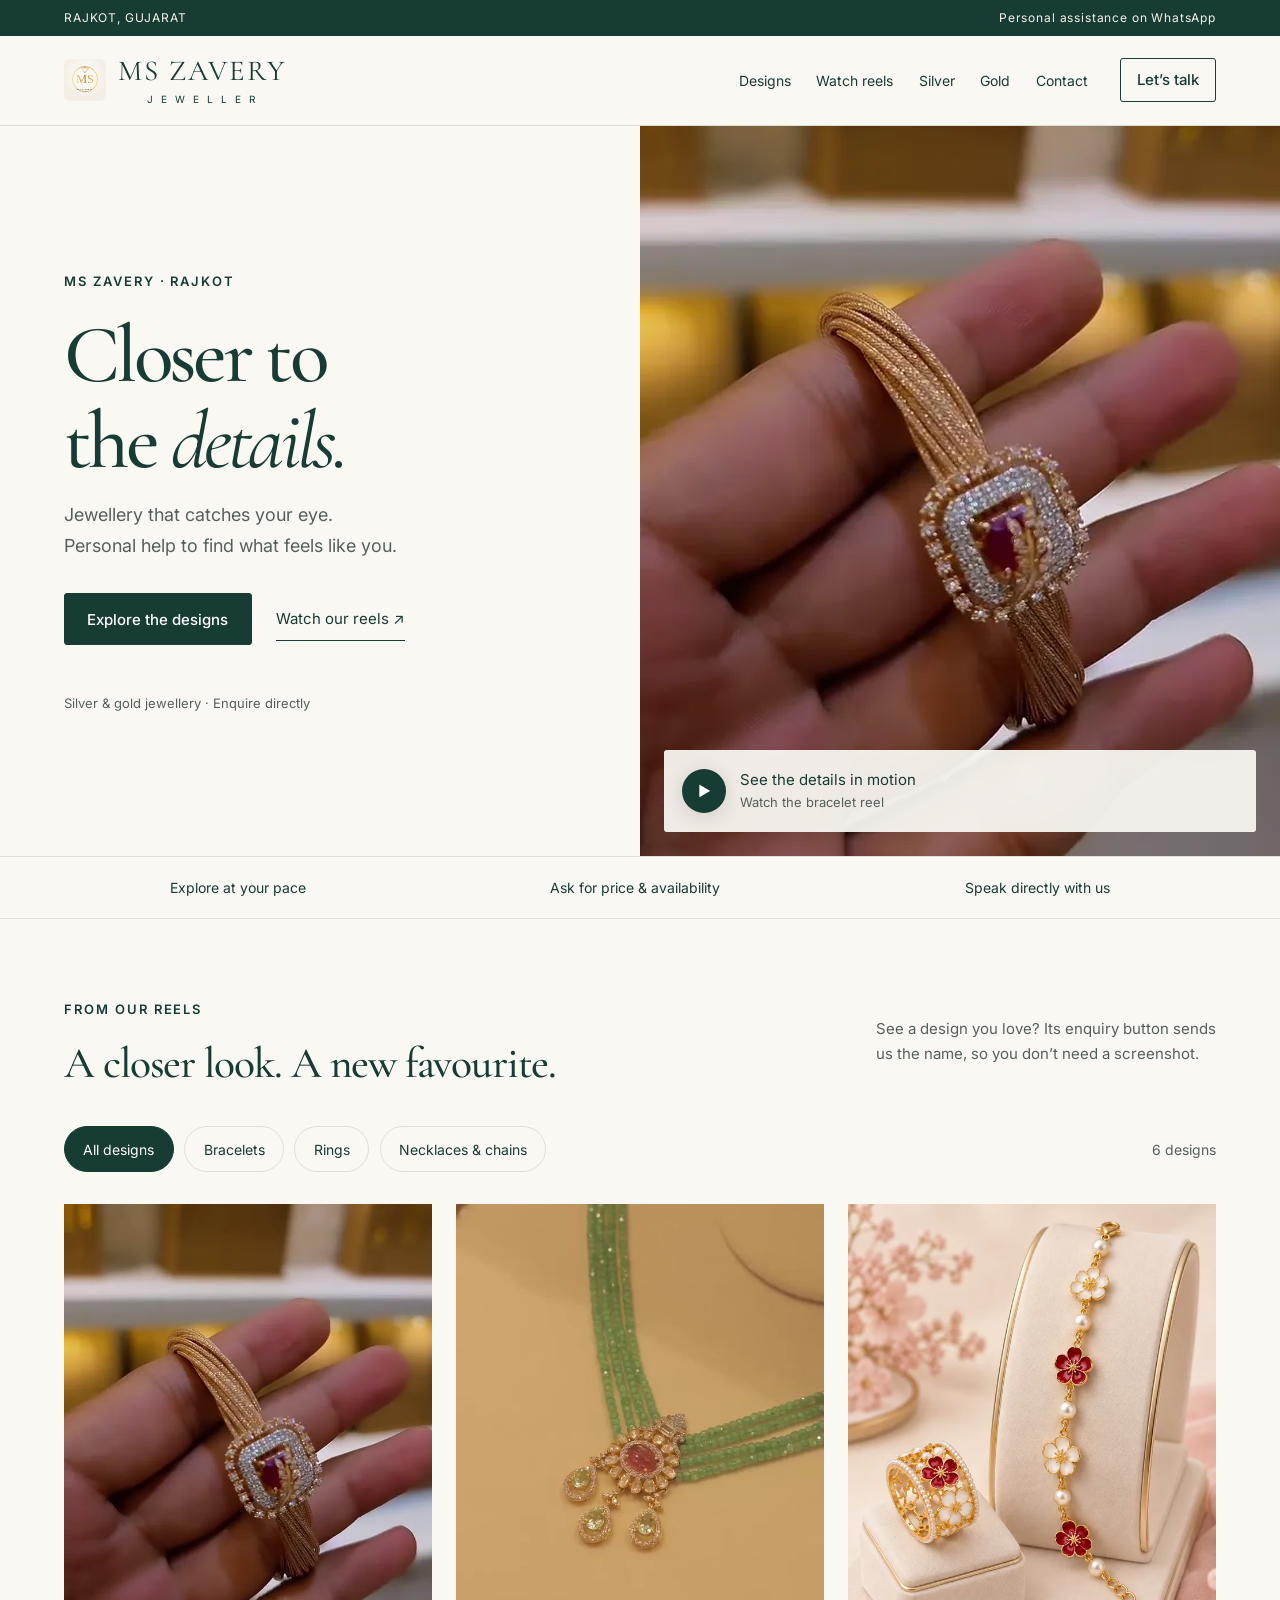
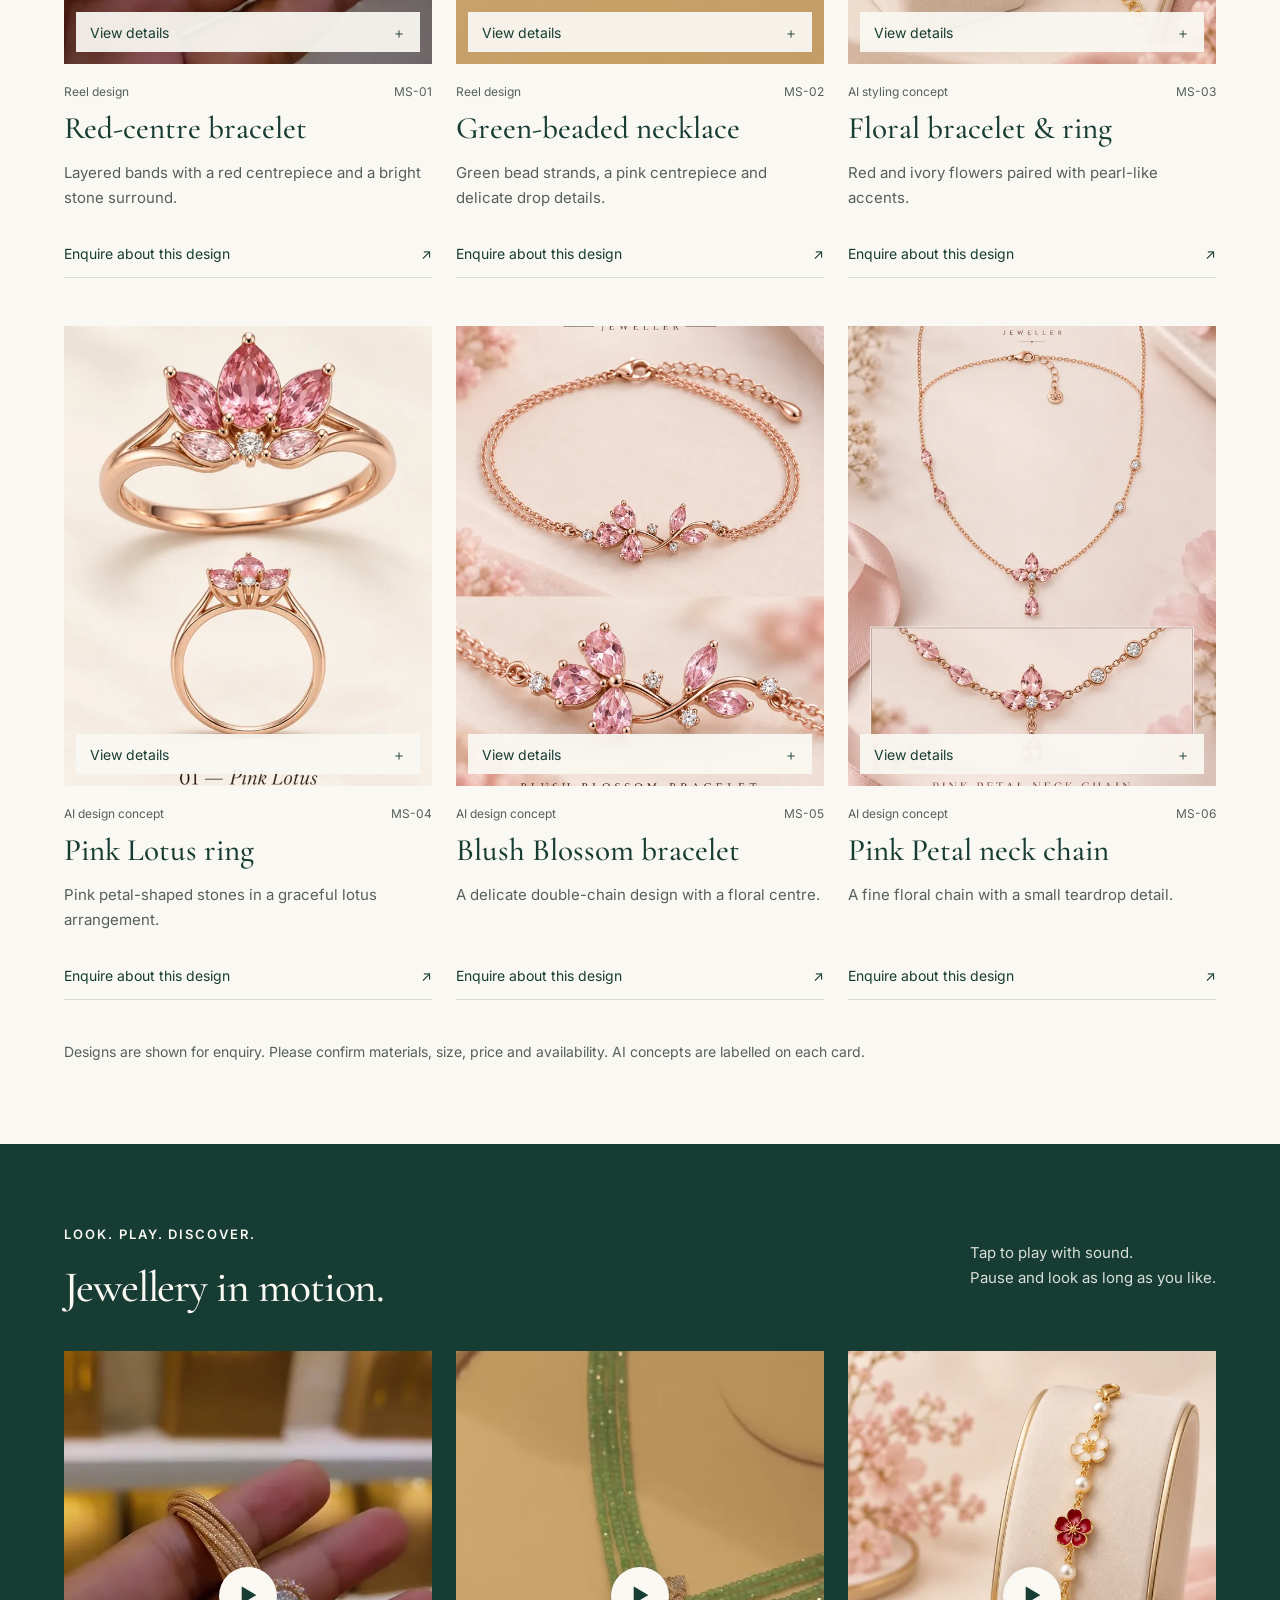
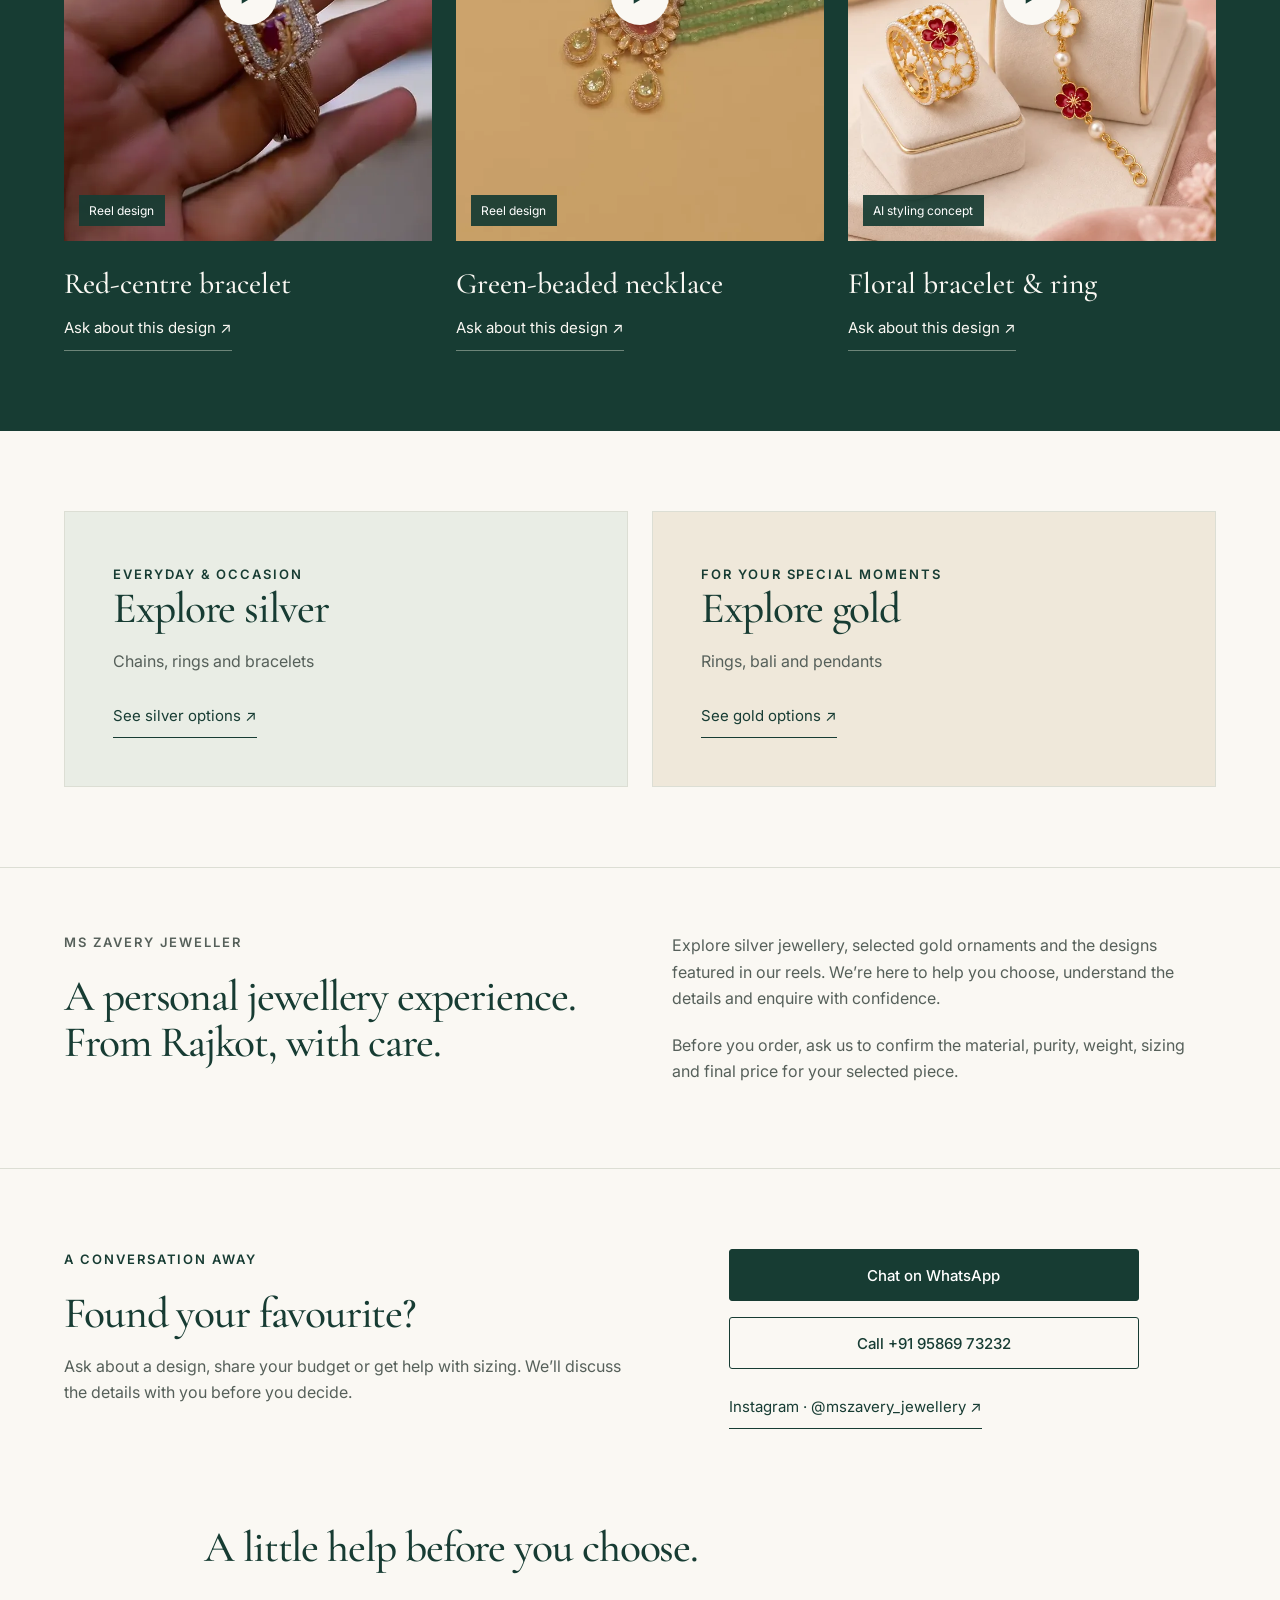
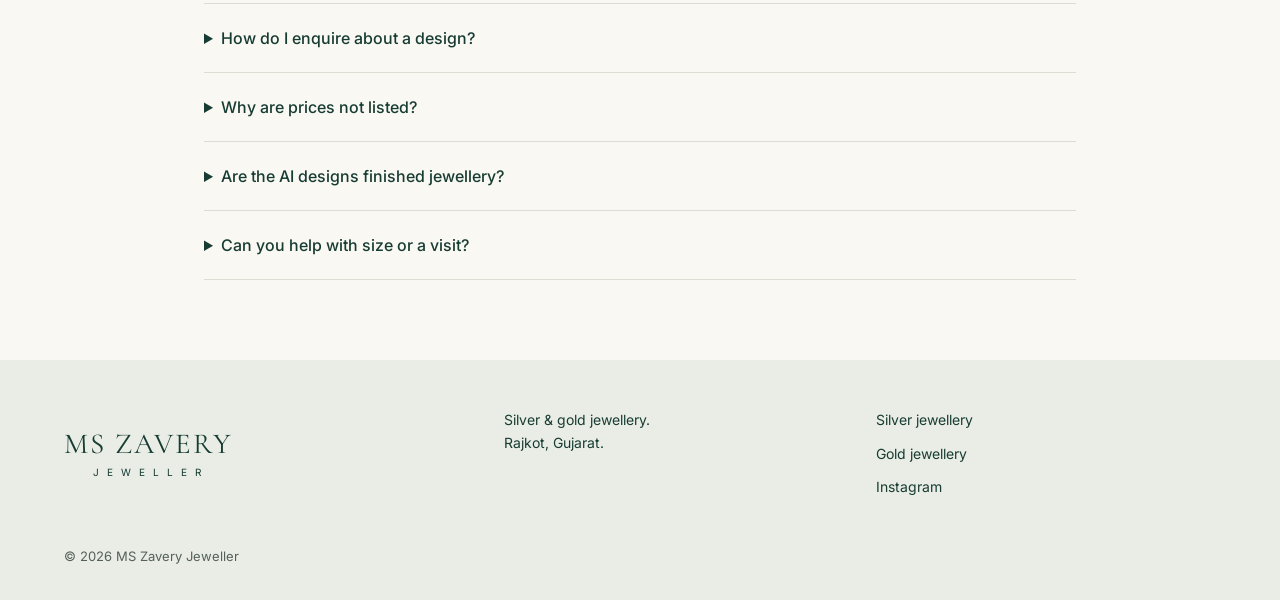
<file: index.html>
<!doctype html>
<html lang="en-IN">
<head>
<meta charset="utf-8">
<meta name="viewport" content="width=device-width, initial-scale=1">
<meta name="theme-color" content="#123f37">
<meta name="google-site-verification" content="ATFsX9Qr1z6tpPAz4fFEyKQVvbW4jJWoSVt4qF70G7Y" />
<title>MS Zavery Jeweller Rajkot | Silver & Gold Jewellery</title>
<meta name="description" content="MS Zavery Jeweller in Rajkot offers premium silver jewellery and selected gold designs. Explore styles and WhatsApp us for current price and availability.">
<meta name="robots" content="index,follow,max-image-preview:large,max-snippet:-1,max-video-preview:-1">
<link rel="canonical" href="https://a3607440-cmyk.github.io/ms-zavery/">
<link rel="icon" href="assets/emblem.svg" type="image/svg+xml">
<meta property="og:type" content="website">
<meta property="og:site_name" content="MS Zavery Jeweller">
<meta property="og:title" content="MS Zavery Jeweller Rajkot | Silver & Gold Jewellery">
<meta property="og:description" content="Explore premium silver jewellery and selected gold ornaments from MS Zavery Jeweller, Rajkot. WhatsApp for current designs, price and availability.">
<meta property="og:url" content="https://a3607440-cmyk.github.io/ms-zavery/">
<meta property="og:locale" content="en_IN">
<meta name="twitter:card" content="summary">
<meta name="twitter:title" content="MS Zavery Jeweller Rajkot">
<meta name="twitter:description" content="Premium silver and selected gold jewellery from Rajkot, Gujarat. Contact MS Zavery Jeweller on WhatsApp for designs and current pricing.">
<link rel="preconnect" href="https://fonts.googleapis.com">
<link rel="preconnect" href="https://fonts.gstatic.com" crossorigin>
<link href="https://fonts.googleapis.com/css2?family=Cormorant+Garamond:wght@500;600;700&family=Inter:wght@400;500;600;700&display=swap" rel="stylesheet">
<link rel="stylesheet" href="styles.css?v=20260909">

<script type="application/ld+json">
{
  "@context":"https://schema.org",
  "@graph":[
    {
      "@type":"JewelryStore",
      "@id":"https://a3607440-cmyk.github.io/ms-zavery/#business",
      "name":"MS Zavery Jeweller",
      "alternateName":"MS Zavery Jewellery",
      "url":"https://a3607440-cmyk.github.io/ms-zavery/",
      "telephone":"+91-95869-73232",
      "description":"MS Zavery Jeweller is a Rajkot-based jewellery brand showcasing silver jewellery and selected gold ornaments.",
      "address":{"@type":"PostalAddress","addressLocality":"Rajkot","addressRegion":"Gujarat","addressCountry":"IN"},
      "areaServed":{"@type":"City","name":"Rajkot"},
      "sameAs":["https://www.instagram.com/mszavery_jewellery"]
    },
    {
      "@type":"WebSite",
      "@id":"https://a3607440-cmyk.github.io/ms-zavery/#website",
      "url":"https://a3607440-cmyk.github.io/ms-zavery/",
      "name":"MS Zavery Jeweller",
      "alternateName":"MS Zavery Jewellery",
      "publisher":{"@id":"https://a3607440-cmyk.github.io/ms-zavery/#business"},
      "inLanguage":"en-IN"
    }
  ]
}
</script>
</head>
<body><a class="skip" href="#main">Skip to jewellery</a><div class="announcement">RAJKOT, GUJARAT <span>Personal assistance on WhatsApp</span></div><header class="site-header"><a class="brand" href="index.html" aria-label="MS Zavery Jeweller home"><img src="assets/emblem.svg" alt="" width="42" height="42"><span>MS ZAVERY<small>J E W E L L E R</small></span></a><button class="menu-toggle" aria-controls="navigation" aria-expanded="false">Menu <span aria-hidden="true">☰</span></button><nav id="navigation" aria-label="Main navigation"><a href="index.html#designs">Designs</a><a href="index.html#reels">Watch reels</a><a href="silver.html">Silver</a><a href="gold.html">Gold</a><a href="index.html#contact">Contact</a></nav><a class="button header-enquiry" href="https://wa.me/919586973232?text=Hello%20MS%20Zavery%20Jeweller%2C%20I%20would%20like%20help%20choosing%20jewellery." target="_blank" rel="noopener">Let’s talk</a></header><main id="main"><section class="hero"><div class="hero-copy"><p class="eyebrow">MS ZAVERY · RAJKOT</p><h1>Closer to<br>the <em>details.</em></h1><p class="intro">Jewellery that catches your eye.<br>Personal help to find what feels like you.</p><div class="hero-actions"><a class="button primary" href="#designs">Explore the designs</a><a class="text-link" href="#reels">Watch our reels ↗</a></div><p class="hero-note">Silver &amp; gold jewellery · Enquire directly</p></div><div class="hero-media"><img src="assets/designs/bracelet.webp" alt="Close-up of a bracelet with layered bands and a red centrepiece" width="640" height="1034" fetchpriority="high"><button class="hero-play" data-reel="MS-01"><span class="play small" aria-hidden="true">▶</span><span>See the details in motion<small>Watch the bracelet reel</small></span></button></div></section><div class="service-strip"><span>Explore at your pace</span><span>Ask for price &amp; availability</span><span>Speak directly with us</span></div><section class="section" id="designs"><div class="section-heading"><div><p class="eyebrow">FROM OUR REELS</p><h2>A closer look. A new favourite.</h2></div><p>See a design you love? Its enquiry button sends us the name, so you don’t need a screenshot.</p></div><div class="filter-row"><div class="filters" aria-label="Filter jewellery"><button class="active" data-filter="all" aria-pressed="true">All designs</button><button data-filter="bracelets" aria-pressed="false">Bracelets</button><button data-filter="rings" aria-pressed="false">Rings</button><button data-filter="necklaces" aria-pressed="false">Necklaces &amp; chains</button></div><span id="result-count" role="status" aria-live="polite">6 designs</span></div><div class="design-grid"><article class="design-card" id="MS-01" data-category="bracelets"><button class="design-image" data-design="MS-01" aria-label="View Red-centre bracelet details"><img src="assets/designs/bracelet.webp" alt="Red-centre bracelet — Reel design" loading="lazy" width="640" height="960"><span class="image-action">View details <span aria-hidden="true">＋</span></span></button><div class="card-meta"><span>Reel design</span><span>MS-01</span></div><h3>Red-centre bracelet</h3><p>Layered bands with a red centrepiece and a bright stone surround.</p><a class="enquire" href="https://wa.me/919586973232?text=Hello%20MS%20Zavery%20Jeweller%2C%20I%20like%20Red-centre%20bracelet%20%28MS-01%29.%20Please%20share%20availability%2C%20material%2C%20size%20and%20current%20price.%20Design%3A%20https%3A//a3607440-cmyk.github.io/ms-zavery/index.html%23MS-01" target="_blank" rel="noopener" aria-label="Enquire about Red-centre bracelet">Enquire about this design <span aria-hidden="true">↗</span></a></article><article class="design-card" id="MS-02" data-category="necklaces"><button class="design-image" data-design="MS-02" aria-label="View Green-beaded necklace details"><img src="assets/designs/necklace.webp" alt="Green-beaded necklace — Reel design" loading="lazy" width="640" height="960"><span class="image-action">View details <span aria-hidden="true">＋</span></span></button><div class="card-meta"><span>Reel design</span><span>MS-02</span></div><h3>Green-beaded necklace</h3><p>Green bead strands, a pink centrepiece and delicate drop details.</p><a class="enquire" href="https://wa.me/919586973232?text=Hello%20MS%20Zavery%20Jeweller%2C%20I%20like%20Green-beaded%20necklace%20%28MS-02%29.%20Please%20share%20availability%2C%20material%2C%20size%20and%20current%20price.%20Design%3A%20https%3A//a3607440-cmyk.github.io/ms-zavery/index.html%23MS-02" target="_blank" rel="noopener" aria-label="Enquire about Green-beaded necklace">Enquire about this design <span aria-hidden="true">↗</span></a></article><article class="design-card" id="MS-03" data-category="bracelets rings"><button class="design-image" data-design="MS-03" aria-label="View Floral bracelet & ring details"><img src="assets/designs/floral-set.webp" alt="Floral bracelet & ring — AI styling concept" loading="lazy" width="640" height="960"><span class="image-action">View details <span aria-hidden="true">＋</span></span></button><div class="card-meta"><span>AI styling concept</span><span>MS-03</span></div><h3>Floral bracelet & ring</h3><p>Red and ivory flowers paired with pearl-like accents.</p><a class="enquire" href="https://wa.me/919586973232?text=Hello%20MS%20Zavery%20Jeweller%2C%20I%20like%20Floral%20bracelet%20%26%20ring%20%28MS-03%29.%20Please%20share%20availability%2C%20material%2C%20size%20and%20current%20price.%20Design%3A%20https%3A//a3607440-cmyk.github.io/ms-zavery/index.html%23MS-03" target="_blank" rel="noopener" aria-label="Enquire about Floral bracelet & ring">Enquire about this design <span aria-hidden="true">↗</span></a></article><article class="design-card" id="MS-04" data-category="rings"><button class="design-image" data-design="MS-04" aria-label="View Pink Lotus ring details"><img src="assets/designs/pink-lotus.webp" alt="Pink Lotus ring — AI design concept" loading="lazy" width="640" height="960"><span class="image-action">View details <span aria-hidden="true">＋</span></span></button><div class="card-meta"><span>AI design concept</span><span>MS-04</span></div><h3>Pink Lotus ring</h3><p>Pink petal-shaped stones in a graceful lotus arrangement.</p><a class="enquire" href="https://wa.me/919586973232?text=Hello%20MS%20Zavery%20Jeweller%2C%20I%20like%20Pink%20Lotus%20ring%20%28MS-04%29.%20Please%20share%20availability%2C%20material%2C%20size%20and%20current%20price.%20Design%3A%20https%3A//a3607440-cmyk.github.io/ms-zavery/index.html%23MS-04" target="_blank" rel="noopener" aria-label="Enquire about Pink Lotus ring">Enquire about this design <span aria-hidden="true">↗</span></a></article><article class="design-card" id="MS-05" data-category="bracelets"><button class="design-image" data-design="MS-05" aria-label="View Blush Blossom bracelet details"><img src="assets/designs/blush-bracelet.webp" alt="Blush Blossom bracelet — AI design concept" loading="lazy" width="640" height="960"><span class="image-action">View details <span aria-hidden="true">＋</span></span></button><div class="card-meta"><span>AI design concept</span><span>MS-05</span></div><h3>Blush Blossom bracelet</h3><p>A delicate double-chain design with a floral centre.</p><a class="enquire" href="https://wa.me/919586973232?text=Hello%20MS%20Zavery%20Jeweller%2C%20I%20like%20Blush%20Blossom%20bracelet%20%28MS-05%29.%20Please%20share%20availability%2C%20material%2C%20size%20and%20current%20price.%20Design%3A%20https%3A//a3607440-cmyk.github.io/ms-zavery/index.html%23MS-05" target="_blank" rel="noopener" aria-label="Enquire about Blush Blossom bracelet">Enquire about this design <span aria-hidden="true">↗</span></a></article><article class="design-card" id="MS-06" data-category="necklaces"><button class="design-image" data-design="MS-06" aria-label="View Pink Petal neck chain details"><img src="assets/designs/petal-chain.webp" alt="Pink Petal neck chain — AI design concept" loading="lazy" width="640" height="960"><span class="image-action">View details <span aria-hidden="true">＋</span></span></button><div class="card-meta"><span>AI design concept</span><span>MS-06</span></div><h3>Pink Petal neck chain</h3><p>A fine floral chain with a small teardrop detail.</p><a class="enquire" href="https://wa.me/919586973232?text=Hello%20MS%20Zavery%20Jeweller%2C%20I%20like%20Pink%20Petal%20neck%20chain%20%28MS-06%29.%20Please%20share%20availability%2C%20material%2C%20size%20and%20current%20price.%20Design%3A%20https%3A//a3607440-cmyk.github.io/ms-zavery/index.html%23MS-06" target="_blank" rel="noopener" aria-label="Enquire about Pink Petal neck chain">Enquire about this design <span aria-hidden="true">↗</span></a></article></div><p class="collection-note">Designs are shown for enquiry. Please confirm materials, size, price and availability. AI concepts are labelled on each card.</p></section><section class="reels-section" id="reels"><div class="section-heading"><div><p class="eyebrow">LOOK. PLAY. DISCOVER.</p><h2>Jewellery in motion.</h2></div><p>Tap to play with sound.<br>Pause and look as long as you like.</p></div><div class="reel-grid"><article class="reel-card"><button data-reel="MS-01" class="reel-cover" aria-label="Play Red-centre bracelet reel"><img src="assets/designs/bracelet.webp" alt="Red-centre bracelet" width="640" height="960" loading="lazy"><span class="play" aria-hidden="true">▶</span><span class="reel-label">Reel design</span></button><h3>Red-centre bracelet</h3><a class="text-link" href="https://wa.me/919586973232?text=Hello%20MS%20Zavery%20Jeweller%2C%20I%20like%20Red-centre%20bracelet%20%28MS-01%29.%20Please%20share%20availability%2C%20material%2C%20size%20and%20current%20price.%20Design%3A%20https%3A//a3607440-cmyk.github.io/ms-zavery/index.html%23MS-01" target="_blank" rel="noopener">Ask about this design ↗</a></article><article class="reel-card"><button data-reel="MS-02" class="reel-cover" aria-label="Play Green-beaded necklace reel"><img src="assets/designs/necklace.webp" alt="Green-beaded necklace" width="640" height="960" loading="lazy"><span class="play" aria-hidden="true">▶</span><span class="reel-label">Reel design</span></button><h3>Green-beaded necklace</h3><a class="text-link" href="https://wa.me/919586973232?text=Hello%20MS%20Zavery%20Jeweller%2C%20I%20like%20Green-beaded%20necklace%20%28MS-02%29.%20Please%20share%20availability%2C%20material%2C%20size%20and%20current%20price.%20Design%3A%20https%3A//a3607440-cmyk.github.io/ms-zavery/index.html%23MS-02" target="_blank" rel="noopener">Ask about this design ↗</a></article><article class="reel-card"><button data-reel="MS-03" class="reel-cover" aria-label="Play Floral bracelet & ring reel"><img src="assets/designs/floral-set.webp" alt="Floral bracelet & ring" width="640" height="960" loading="lazy"><span class="play" aria-hidden="true">▶</span><span class="reel-label">AI styling concept</span></button><h3>Floral bracelet & ring</h3><a class="text-link" href="https://wa.me/919586973232?text=Hello%20MS%20Zavery%20Jeweller%2C%20I%20like%20Floral%20bracelet%20%26%20ring%20%28MS-03%29.%20Please%20share%20availability%2C%20material%2C%20size%20and%20current%20price.%20Design%3A%20https%3A//a3607440-cmyk.github.io/ms-zavery/index.html%23MS-03" target="_blank" rel="noopener">Ask about this design ↗</a></article></div></section><section class="section collections" aria-label="Silver and gold collections"><a id="silver" href="silver.html"><span class="eyebrow">EVERYDAY &amp; OCCASION</span><h2>Explore silver</h2><p>Chains, rings and bracelets</p><span class="text-link">See silver options ↗</span></a><a id="gold" href="gold.html"><span class="eyebrow">FOR YOUR SPECIAL MOMENTS</span><h2>Explore gold</h2><p>Rings, bali and pendants</p><span class="text-link">See gold options ↗</span></a></section><section class="about-section" id="about"><div><p class="eyebrow">MS ZAVERY JEWELLER</p><h2>A personal jewellery experience.<br>From Rajkot, with care.</h2></div><div><p>Explore silver jewellery, selected gold ornaments and the designs featured in our reels. We’re here to help you choose, understand the details and enquire with confidence.</p><p>Before you order, ask us to confirm the material, purity, weight, sizing and final price for your selected piece.</p></div></section><section class="contact-section" id="contact"><div><p class="eyebrow">A CONVERSATION AWAY</p><h2>Found your favourite?</h2><p>Ask about a design, share your budget or get help with sizing. We’ll discuss the details with you before you decide.</p></div><div class="contact-actions"><a class="button primary" href="https://wa.me/919586973232?text=Hello%20MS%20Zavery%20Jeweller%2C%20Please%20help%20me%20choose%20a%20design%20for%20my%20budget." target="_blank" rel="noopener">Chat on WhatsApp</a><a class="button secondary" href="tel:+919586973232">Call +91 95869 73232</a><a class="text-link" href="https://www.instagram.com/mszavery_jewellery" target="_blank" rel="noopener">Instagram · @mszavery_jewellery ↗</a></div></section><section class="section questions"><h2>A little help before you choose.</h2><details><summary>How do I enquire about a design?</summary><p>Tap “Enquire about this design”. WhatsApp opens with its name already included. Add your questions and send the message when you’re ready.</p></details><details><summary>Why are prices not listed?</summary><p>The price depends on the material, weight, stones, size and current rate. Ask us for the full price and availability of the exact design you like.</p></details><details><summary>Are the AI designs finished jewellery?</summary><p>AI design concepts and styling previews are inspiration visuals. They are labelled separately. Ask us to confirm what can be made or supplied, along with the final details.</p></details><details><summary>Can you help with size or a visit?</summary><p>Call or WhatsApp us to discuss ring or bracelet sizing. Please confirm the address and a suitable time directly with us before travelling.</p></details></section></main><dialog id="design-dialog" aria-labelledby="dialog-title"><div class="dialog-layout"><div class="dialog-media"><img id="detail-image" alt=""><video id="detail-video" controls playsinline preload="none" hidden></video><p id="video-error" hidden>This video could not load. <a id="video-download">Open the reel directly</a> or enquire below.</p></div><div class="dialog-copy"><button class="dialog-close" aria-label="Close design details">Close ✕</button><p id="dialog-kind" class="eyebrow"></p><h2 id="dialog-title"></h2><p id="dialog-description"></p><p id="dialog-note" class="note"></p><a id="dialog-enquire" class="button primary" target="_blank" rel="noopener">Enquire on WhatsApp</a><button id="dialog-watch" class="button secondary">Watch the reel</button><p class="small-copy">Your message is only sent when you send it in WhatsApp.</p></div></div></dialog><script id="design-data" type="application/json">[{"id": "MS-01", "name": "Red-centre bracelet", "cat": "bracelets", "image": "bracelet", "kind": "Reel design", "desc": "Layered bands with a red centrepiece and a bright stone surround.", "video": "bracelet", "note": "Confirm metal, stones, size, current price and availability with us.", "enquiry": "https://wa.me/919586973232?text=Hello%20MS%20Zavery%20Jeweller%2C%20I%20like%20Red-centre%20bracelet%20%28MS-01%29.%20Please%20share%20availability%2C%20material%2C%20size%20and%20current%20price.%20Design%3A%20https%3A//a3607440-cmyk.github.io/ms-zavery/index.html%23MS-01"}, {"id": "MS-02", "name": "Green-beaded necklace", "cat": "necklaces", "image": "necklace", "kind": "Reel design", "desc": "Green bead strands, a pink centrepiece and delicate drop details.", "video": "necklace", "note": "Confirm metal, stones, weight, current price and availability with us.", "enquiry": "https://wa.me/919586973232?text=Hello%20MS%20Zavery%20Jeweller%2C%20I%20like%20Green-beaded%20necklace%20%28MS-02%29.%20Please%20share%20availability%2C%20material%2C%20size%20and%20current%20price.%20Design%3A%20https%3A//a3607440-cmyk.github.io/ms-zavery/index.html%23MS-02"}, {"id": "MS-03", "name": "Floral bracelet & ring", "cat": "bracelets rings", "image": "floral-set", "kind": "AI styling concept", "desc": "Red and ivory flowers paired with pearl-like accents.", "video": "floral-set", "note": "AI-generated design and styling preview. Final construction, materials and availability need confirmation.", "enquiry": "https://wa.me/919586973232?text=Hello%20MS%20Zavery%20Jeweller%2C%20I%20like%20Floral%20bracelet%20%26%20ring%20%28MS-03%29.%20Please%20share%20availability%2C%20material%2C%20size%20and%20current%20price.%20Design%3A%20https%3A//a3607440-cmyk.github.io/ms-zavery/index.html%23MS-03"}, {"id": "MS-04", "name": "Pink Lotus ring", "cat": "rings", "image": "pink-lotus", "kind": "AI design concept", "desc": "Pink petal-shaped stones in a graceful lotus arrangement.", "note": "AI-generated design concept, not a photograph of a finished item. Ask us about feasibility, materials and price.", "enquiry": "https://wa.me/919586973232?text=Hello%20MS%20Zavery%20Jeweller%2C%20I%20like%20Pink%20Lotus%20ring%20%28MS-04%29.%20Please%20share%20availability%2C%20material%2C%20size%20and%20current%20price.%20Design%3A%20https%3A//a3607440-cmyk.github.io/ms-zavery/index.html%23MS-04"}, {"id": "MS-05", "name": "Blush Blossom bracelet", "cat": "bracelets", "image": "blush-bracelet", "kind": "AI design concept", "desc": "A delicate double-chain design with a floral centre.", "note": "AI-generated design concept. Ask us about feasibility, materials, wrist sizing and price.", "enquiry": "https://wa.me/919586973232?text=Hello%20MS%20Zavery%20Jeweller%2C%20I%20like%20Blush%20Blossom%20bracelet%20%28MS-05%29.%20Please%20share%20availability%2C%20material%2C%20size%20and%20current%20price.%20Design%3A%20https%3A//a3607440-cmyk.github.io/ms-zavery/index.html%23MS-05"}, {"id": "MS-06", "name": "Pink Petal neck chain", "cat": "necklaces", "image": "petal-chain", "kind": "AI design concept", "desc": "A fine floral chain with a small teardrop detail.", "note": "AI-generated design concept. Ask us about feasibility, materials, length and price.", "enquiry": "https://wa.me/919586973232?text=Hello%20MS%20Zavery%20Jeweller%2C%20I%20like%20Pink%20Petal%20neck%20chain%20%28MS-06%29.%20Please%20share%20availability%2C%20material%2C%20size%20and%20current%20price.%20Design%3A%20https%3A//a3607440-cmyk.github.io/ms-zavery/index.html%23MS-06"}]</script><footer><a class="brand" href="index.html"><span>MS ZAVERY<small>J E W E L L E R</small></span></a><p>Silver &amp; gold jewellery.<br>Rajkot, Gujarat.</p><div><a href="silver.html">Silver jewellery</a><a href="gold.html">Gold jewellery</a><a href="https://www.instagram.com/mszavery_jewellery" target="_blank" rel="noopener">Instagram</a></div><p class="copyright">© <span id="year">2026</span> MS Zavery Jeweller</p></footer><div class="mobile-contact" aria-label="Contact MS Zavery"><a href="tel:+919586973232">Call us</a><a class="mobile-whatsapp" href="https://wa.me/919586973232?text=Hello%20MS%20Zavery%20Jeweller%2C%20I%20would%20like%20to%20enquire%20about%20jewellery." target="_blank" rel="noopener">Chat on WhatsApp</a></div><script src="script.js?v=20260909" defer></script></body></html>
</file>
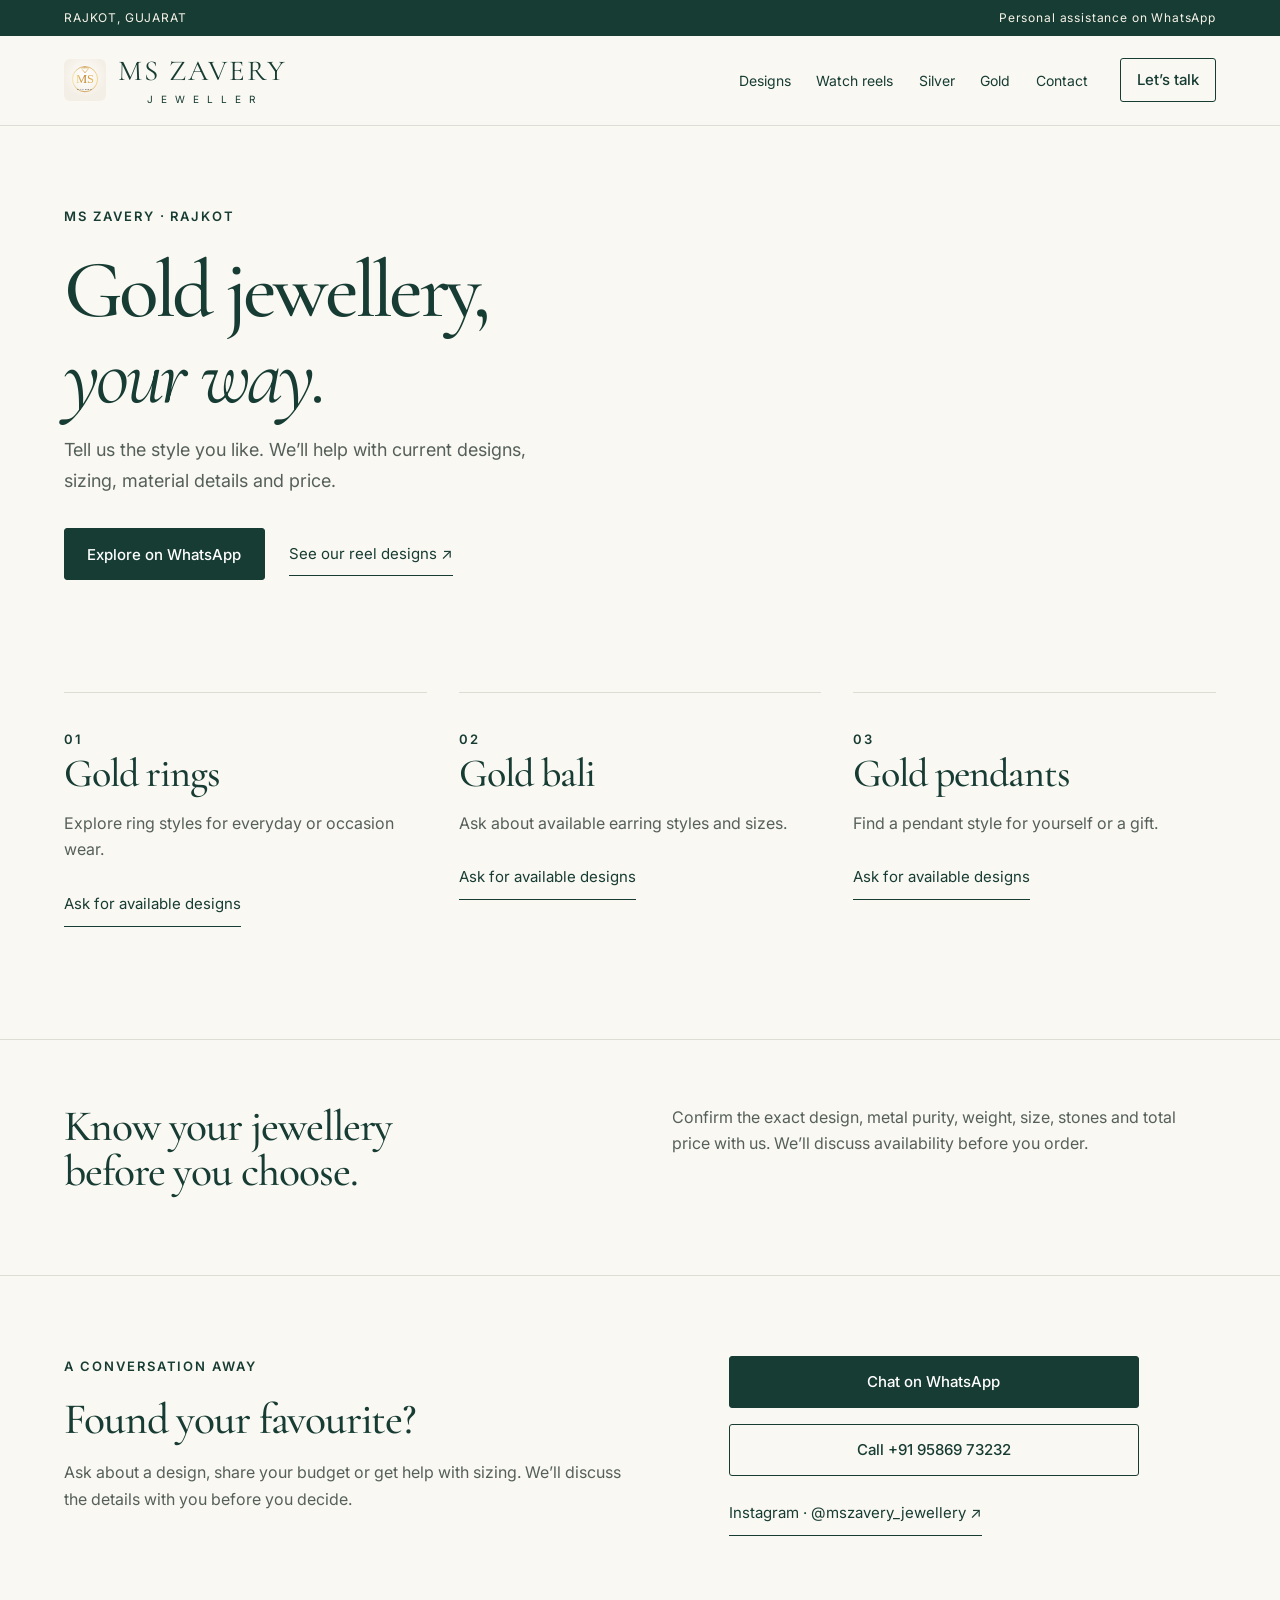
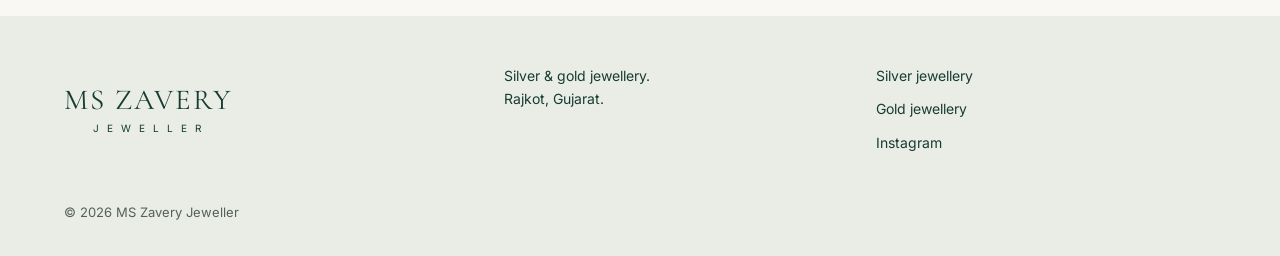
<file: gold.html>
<!doctype html>
<html lang="en-IN">
<head>
<meta charset="utf-8">
<meta name="viewport" content="width=device-width, initial-scale=1">
<meta name="theme-color" content="#123f37">
<title>Gold Jewellery in Rajkot | MS Zavery Jeweller</title>
<meta name="description" content="Explore selected gold rings, bali and pendants from MS Zavery Jeweller in Rajkot. WhatsApp us for current designs, weight and price.">
<meta name="robots" content="index,follow,max-image-preview:large,max-snippet:-1,max-video-preview:-1">
<link rel="canonical" href="https://a3607440-cmyk.github.io/ms-zavery/gold.html">
<link rel="icon" href="assets/emblem.svg" type="image/svg+xml">
<meta property="og:type" content="website">
<meta property="og:site_name" content="MS Zavery Jeweller">
<meta property="og:title" content="Gold Jewellery in Rajkot | MS Zavery Jeweller">
<meta property="og:description" content="Explore selected gold rings, bali and pendants from MS Zavery Jeweller in Rajkot.">
<meta property="og:url" content="https://a3607440-cmyk.github.io/ms-zavery/gold.html">
<link rel="preconnect" href="https://fonts.googleapis.com">
<link rel="preconnect" href="https://fonts.gstatic.com" crossorigin>
<link href="https://fonts.googleapis.com/css2?family=Cormorant+Garamond:wght@500;600;700&family=Inter:wght@400;500;600;700&display=swap" rel="stylesheet">
<link rel="stylesheet" href="styles.css?v=20260909">

<script type="application/ld+json">{"@context":"https://schema.org","@type":"CollectionPage","name":"Gold Jewellery in Rajkot","url":"https://a3607440-cmyk.github.io/ms-zavery/gold.html","isPartOf":{"@type":"WebSite","name":"MS Zavery Jeweller","url":"https://a3607440-cmyk.github.io/ms-zavery/"},"about":{"@type":"Thing","name":"Gold Jewellery"}}</script>
</head>
<body><a class="skip" href="#main">Skip to jewellery</a><div class="announcement">RAJKOT, GUJARAT <span>Personal assistance on WhatsApp</span></div><header class="site-header"><a class="brand" href="index.html" aria-label="MS Zavery Jeweller home"><img src="assets/emblem.svg" alt="" width="42" height="42"><span>MS ZAVERY<small>J E W E L L E R</small></span></a><button class="menu-toggle" aria-controls="navigation" aria-expanded="false">Menu <span aria-hidden="true">☰</span></button><nav id="navigation" aria-label="Main navigation"><a href="index.html#designs">Designs</a><a href="index.html#reels">Watch reels</a><a href="silver.html">Silver</a><a href="gold.html">Gold</a><a href="index.html#contact">Contact</a></nav><a class="button header-enquiry" href="https://wa.me/919586973232?text=Hello%20MS%20Zavery%20Jeweller%2C%20I%20would%20like%20help%20choosing%20jewellery." target="_blank" rel="noopener">Let’s talk</a></header><main id="main"><section class="category-intro"><p class="eyebrow">MS ZAVERY · RAJKOT</p><h1>Gold jewellery,<br><em>your way.</em></h1><p class="intro">Tell us the style you like. We’ll help with current designs, sizing, material details and price.</p><div class="hero-actions"><a class="button primary" href="https://wa.me/919586973232?text=Hello%20MS%20Zavery%20Jeweller%2C%20Please%20share%20your%20current%20gold%20jewellery%20collection." target="_blank" rel="noopener">Explore on WhatsApp</a><a class="text-link" href="index.html#designs">See our reel designs ↗</a></div></section><section class="section category-grid" aria-label="Gold jewellery categories"><article><span class="eyebrow">01</span><h2>Gold rings</h2><p>Explore ring styles for everyday or occasion wear.</p><a class="text-link" href="https://wa.me/919586973232?text=Hello%20MS%20Zavery%20Jeweller%2C%20Please%20show%20me%20available%20gold%20rings%2C%20with%20material%20details%2C%20weight%20and%20price." target="_blank" rel="noopener">Ask for available designs</a></article><article><span class="eyebrow">02</span><h2>Gold bali</h2><p>Ask about available earring styles and sizes.</p><a class="text-link" href="https://wa.me/919586973232?text=Hello%20MS%20Zavery%20Jeweller%2C%20Please%20show%20me%20available%20gold%20bali%2C%20with%20material%20details%2C%20weight%20and%20price." target="_blank" rel="noopener">Ask for available designs</a></article><article><span class="eyebrow">03</span><h2>Gold pendants</h2><p>Find a pendant style for yourself or a gift.</p><a class="text-link" href="https://wa.me/919586973232?text=Hello%20MS%20Zavery%20Jeweller%2C%20Please%20show%20me%20available%20gold%20pendants%2C%20with%20material%20details%2C%20weight%20and%20price." target="_blank" rel="noopener">Ask for available designs</a></article></section><section class="about-section"><h2>Know your jewellery<br>before you choose.</h2><p>Confirm the exact design, metal purity, weight, size, stones and total price with us. We’ll discuss availability before you order.</p></section><section class="contact-section" id="contact"><div><p class="eyebrow">A CONVERSATION AWAY</p><h2>Found your favourite?</h2><p>Ask about a design, share your budget or get help with sizing. We’ll discuss the details with you before you decide.</p></div><div class="contact-actions"><a class="button primary" href="https://wa.me/919586973232?text=Hello%20MS%20Zavery%20Jeweller%2C%20Please%20help%20me%20choose%20a%20design%20for%20my%20budget." target="_blank" rel="noopener">Chat on WhatsApp</a><a class="button secondary" href="tel:+919586973232">Call +91 95869 73232</a><a class="text-link" href="https://www.instagram.com/mszavery_jewellery" target="_blank" rel="noopener">Instagram · @mszavery_jewellery ↗</a></div></section></main><footer><a class="brand" href="index.html"><span>MS ZAVERY<small>J E W E L L E R</small></span></a><p>Silver &amp; gold jewellery.<br>Rajkot, Gujarat.</p><div><a href="silver.html">Silver jewellery</a><a href="gold.html">Gold jewellery</a><a href="https://www.instagram.com/mszavery_jewellery" target="_blank" rel="noopener">Instagram</a></div><p class="copyright">© <span id="year">2026</span> MS Zavery Jeweller</p></footer><div class="mobile-contact" aria-label="Contact MS Zavery"><a href="tel:+919586973232">Call us</a><a class="mobile-whatsapp" href="https://wa.me/919586973232?text=Hello%20MS%20Zavery%20Jeweller%2C%20I%20would%20like%20to%20enquire%20about%20jewellery." target="_blank" rel="noopener">Chat on WhatsApp</a></div><script src="script.js?v=20260909" defer></script></body></html>
</file>
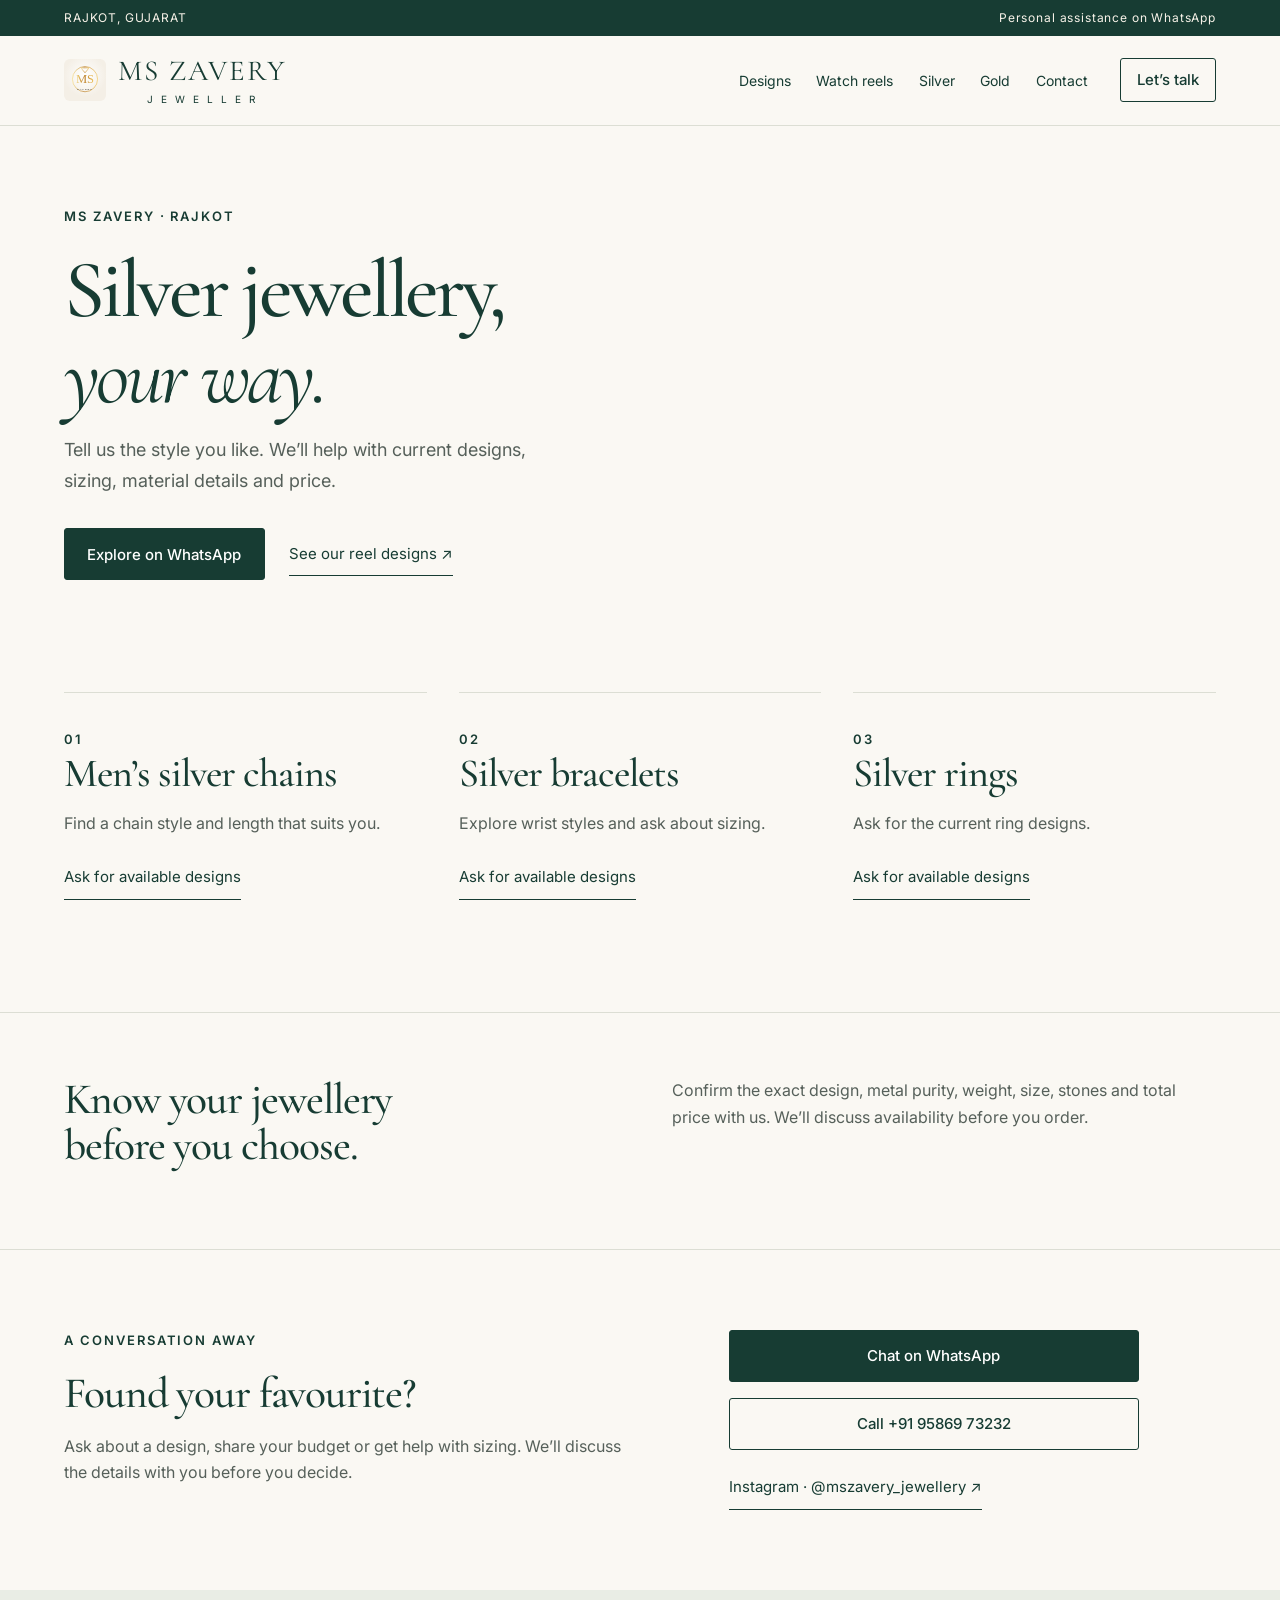
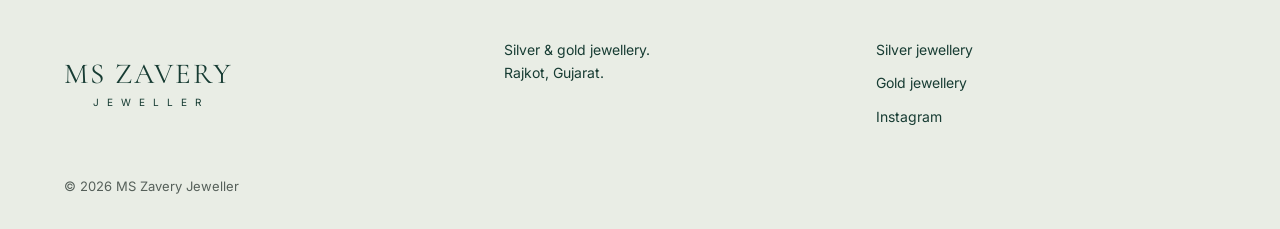
<file: silver.html>
<!doctype html>
<html lang="en-IN">
<head>
<meta charset="utf-8">
<meta name="viewport" content="width=device-width, initial-scale=1">
<meta name="theme-color" content="#123f37">
<title>Silver Jewellery in Rajkot | MS Zavery Jeweller</title>
<meta name="description" content="Explore silver chains, rings and bracelets from MS Zavery Jeweller in Rajkot. Contact us on WhatsApp for current designs, weight and price.">
<meta name="robots" content="index,follow,max-image-preview:large,max-snippet:-1,max-video-preview:-1">
<link rel="canonical" href="https://a3607440-cmyk.github.io/ms-zavery/silver.html">
<link rel="icon" href="assets/emblem.svg" type="image/svg+xml">
<meta property="og:type" content="website">
<meta property="og:site_name" content="MS Zavery Jeweller">
<meta property="og:title" content="Silver Jewellery in Rajkot | MS Zavery Jeweller">
<meta property="og:description" content="Explore silver chains, rings and bracelets from MS Zavery Jeweller in Rajkot.">
<meta property="og:url" content="https://a3607440-cmyk.github.io/ms-zavery/silver.html">
<link rel="preconnect" href="https://fonts.googleapis.com">
<link rel="preconnect" href="https://fonts.gstatic.com" crossorigin>
<link href="https://fonts.googleapis.com/css2?family=Cormorant+Garamond:wght@500;600;700&family=Inter:wght@400;500;600;700&display=swap" rel="stylesheet">
<link rel="stylesheet" href="styles.css?v=20260909">

<script type="application/ld+json">{"@context":"https://schema.org","@type":"CollectionPage","name":"Silver Jewellery in Rajkot","url":"https://a3607440-cmyk.github.io/ms-zavery/silver.html","isPartOf":{"@type":"WebSite","name":"MS Zavery Jeweller","url":"https://a3607440-cmyk.github.io/ms-zavery/"},"about":{"@type":"Thing","name":"Silver Jewellery"}}</script>
</head>
<body><a class="skip" href="#main">Skip to jewellery</a><div class="announcement">RAJKOT, GUJARAT <span>Personal assistance on WhatsApp</span></div><header class="site-header"><a class="brand" href="index.html" aria-label="MS Zavery Jeweller home"><img src="assets/emblem.svg" alt="" width="42" height="42"><span>MS ZAVERY<small>J E W E L L E R</small></span></a><button class="menu-toggle" aria-controls="navigation" aria-expanded="false">Menu <span aria-hidden="true">☰</span></button><nav id="navigation" aria-label="Main navigation"><a href="index.html#designs">Designs</a><a href="index.html#reels">Watch reels</a><a href="silver.html">Silver</a><a href="gold.html">Gold</a><a href="index.html#contact">Contact</a></nav><a class="button header-enquiry" href="https://wa.me/919586973232?text=Hello%20MS%20Zavery%20Jeweller%2C%20I%20would%20like%20help%20choosing%20jewellery." target="_blank" rel="noopener">Let’s talk</a></header><main id="main"><section class="category-intro"><p class="eyebrow">MS ZAVERY · RAJKOT</p><h1>Silver jewellery,<br><em>your way.</em></h1><p class="intro">Tell us the style you like. We’ll help with current designs, sizing, material details and price.</p><div class="hero-actions"><a class="button primary" href="https://wa.me/919586973232?text=Hello%20MS%20Zavery%20Jeweller%2C%20Please%20share%20your%20current%20silver%20jewellery%20collection." target="_blank" rel="noopener">Explore on WhatsApp</a><a class="text-link" href="index.html#designs">See our reel designs ↗</a></div></section><section class="section category-grid" aria-label="Silver jewellery categories"><article><span class="eyebrow">01</span><h2>Men’s silver chains</h2><p>Find a chain style and length that suits you.</p><a class="text-link" href="https://wa.me/919586973232?text=Hello%20MS%20Zavery%20Jeweller%2C%20Please%20show%20me%20available%20men%E2%80%99s%20silver%20chains%2C%20with%20material%20details%2C%20weight%20and%20price." target="_blank" rel="noopener">Ask for available designs</a></article><article><span class="eyebrow">02</span><h2>Silver bracelets</h2><p>Explore wrist styles and ask about sizing.</p><a class="text-link" href="https://wa.me/919586973232?text=Hello%20MS%20Zavery%20Jeweller%2C%20Please%20show%20me%20available%20silver%20bracelets%2C%20with%20material%20details%2C%20weight%20and%20price." target="_blank" rel="noopener">Ask for available designs</a></article><article><span class="eyebrow">03</span><h2>Silver rings</h2><p>Ask for the current ring designs.</p><a class="text-link" href="https://wa.me/919586973232?text=Hello%20MS%20Zavery%20Jeweller%2C%20Please%20show%20me%20available%20silver%20rings%2C%20with%20material%20details%2C%20weight%20and%20price." target="_blank" rel="noopener">Ask for available designs</a></article></section><section class="about-section"><h2>Know your jewellery<br>before you choose.</h2><p>Confirm the exact design, metal purity, weight, size, stones and total price with us. We’ll discuss availability before you order.</p></section><section class="contact-section" id="contact"><div><p class="eyebrow">A CONVERSATION AWAY</p><h2>Found your favourite?</h2><p>Ask about a design, share your budget or get help with sizing. We’ll discuss the details with you before you decide.</p></div><div class="contact-actions"><a class="button primary" href="https://wa.me/919586973232?text=Hello%20MS%20Zavery%20Jeweller%2C%20Please%20help%20me%20choose%20a%20design%20for%20my%20budget." target="_blank" rel="noopener">Chat on WhatsApp</a><a class="button secondary" href="tel:+919586973232">Call +91 95869 73232</a><a class="text-link" href="https://www.instagram.com/mszavery_jewellery" target="_blank" rel="noopener">Instagram · @mszavery_jewellery ↗</a></div></section></main><footer><a class="brand" href="index.html"><span>MS ZAVERY<small>J E W E L L E R</small></span></a><p>Silver &amp; gold jewellery.<br>Rajkot, Gujarat.</p><div><a href="silver.html">Silver jewellery</a><a href="gold.html">Gold jewellery</a><a href="https://www.instagram.com/mszavery_jewellery" target="_blank" rel="noopener">Instagram</a></div><p class="copyright">© <span id="year">2026</span> MS Zavery Jeweller</p></footer><div class="mobile-contact" aria-label="Contact MS Zavery"><a href="tel:+919586973232">Call us</a><a class="mobile-whatsapp" href="https://wa.me/919586973232?text=Hello%20MS%20Zavery%20Jeweller%2C%20I%20would%20like%20to%20enquire%20about%20jewellery." target="_blank" rel="noopener">Chat on WhatsApp</a></div><script src="script.js?v=20260909" defer></script></body></html>
</file>
<file: styles.css>
:root{--ink:#173c33;--muted:#56605a;--paper:#faf8f3;--line:#dcded4;--gold:#a3834d;--serif:'Cormorant Garamond',Georgia,serif;--sans:Inter,Arial,sans-serif}*{box-sizing:border-box}html{scroll-behavior:smooth;scroll-padding-top:112px}body{margin:0;background:var(--paper);color:var(--ink);font-family:var(--sans);font-size:16px;line-height:1.65}body.modal-open{overflow:hidden}a{color:inherit;text-decoration:none}button{font:inherit;color:inherit;cursor:pointer}button,a{-webkit-tap-highlight-color:transparent}button:focus-visible,a:focus-visible,summary:focus-visible{outline:3px solid #ab7135;outline-offset:5px}button{border:0}img,video{display:block;max-width:100%}[hidden]{display:none!important}p{margin:0 0 1.25rem}h1,h2,h3{font-family:var(--serif);font-weight:500;line-height:1.05;margin:0 0 1rem}h1{font-size:clamp(3.6rem,6.4vw,6.8rem);letter-spacing:-.045em}h1 em{font-weight:400}h2{font-size:clamp(2.25rem,3.4vw,3.5rem);letter-spacing:-.025em}h3{font-size:1.9rem}a:hover{text-decoration:underline;text-underline-offset:5px}.button{display:inline-flex;align-items:center;justify-content:center;min-height:52px;padding:.8rem 1.4rem;border:1px solid var(--ink);border-radius:3px;font-size:15px;font-weight:500;text-align:center;line-height:1.45;gap:.5rem}.button:hover{text-decoration:none;filter:brightness(.93)}.primary{background:var(--ink);color:#fff}.secondary{background:transparent}.text-link{display:inline-flex;align-items:center;min-height:44px;border-bottom:1px solid currentColor;font-size:15px;line-height:1.5}.eyebrow{font-size:13px;font-weight:600;letter-spacing:.15em;margin:0 0 1.25rem}.skip{position:fixed;top:-100px;left:20px;background:#fff;padding:1rem;z-index:30}.skip:focus{top:10px}.announcement{background:var(--ink);color:#f8f3e9;display:flex;justify-content:space-between;padding:.5rem 5%;font-size:12px;letter-spacing:.07em}.site-header{min-height:90px;padding:1rem 5%;display:flex;gap:2rem;align-items:center;background:rgba(250,248,243,.98);border-bottom:1px solid var(--line);position:sticky;top:0;z-index:10}.brand{display:flex;align-items:center;gap:12px;font-family:var(--serif);font-size:29px;letter-spacing:.07em;line-height:1.1;white-space:nowrap}.brand:hover{text-decoration:none}.brand img{flex:none}.brand small{display:block;font:10px var(--sans);letter-spacing:.25em;text-align:center;margin-top:6px}.site-header nav{display:flex;gap:1.6rem;margin-left:auto;font-size:14px;align-items:center}.header-enquiry{min-height:44px;padding:.6rem 1rem}.menu-toggle{display:none;background:transparent}.hero{display:grid;grid-template-columns:1fr 1fr;max-width:1440px;margin:auto;min-height:620px}.hero-copy{padding:5.5rem 8% 4rem 10%;align-self:center}.intro{font-size:18px;line-height:1.7;color:var(--muted);max-width:510px}.hero-actions{display:flex;align-items:center;gap:1.5rem;flex-wrap:wrap;margin:2rem 0}.hero-note{font-size:13px;color:var(--muted);margin-top:3rem}.hero-media{position:relative;min-width:0;background:#cec1a5;max-height:730px;overflow:hidden}.hero-media>img{width:100%;height:100%;object-fit:cover;object-position:50% 55%}.hero-play{position:absolute;bottom:24px;left:24px;right:24px;background:#faf8f3ee;padding:18px;display:flex;gap:14px;align-items:center;text-align:left;border-radius:3px;font-size:15px}.hero-play small{display:block;font-size:13px;color:var(--muted)}.play{background:var(--paper);color:var(--ink);width:58px;height:58px;border-radius:50%;display:flex;align-items:center;justify-content:center;box-shadow:0 3px 20px #0002;font-size:19px}.play.small{width:44px;height:44px;background:var(--ink);color:white;flex:none;font-size:14px}.service-strip{padding:1.2rem 5%;display:flex;justify-content:space-around;gap:2rem;border-block:1px solid var(--line);font-size:14px}.section{max-width:1440px;margin:auto;padding:5rem 5%}.section-heading{display:flex;align-items:end;justify-content:space-between;gap:3rem;margin-bottom:2.5rem}.section-heading>p{max-width:340px;color:var(--muted);font-size:15px}.section-heading h2{margin-bottom:0}.filter-row{display:flex;justify-content:space-between;align-items:center;gap:1rem;margin-bottom:2rem}.filters{display:flex;flex-wrap:wrap;gap:.65rem}.filters button{border:1px solid var(--line);padding:.65rem 1.15rem;min-height:46px;background:transparent;border-radius:30px;font-size:14px}.filters button.active{background:var(--ink);border-color:var(--ink);color:#fff}.filters button:hover{border-color:var(--ink)}#result-count{font-size:14px;white-space:nowrap;color:var(--muted)}.design-grid{display:grid;grid-template-columns:repeat(3,minmax(0,1fr));gap:3rem 1.5rem}.design-image{display:block;position:relative;width:100%;padding:0;background:#ede8df;overflow:hidden;aspect-ratio:4/5}.design-image img{width:100%;height:100%;object-fit:cover;transition:transform .35s ease}.design-image:hover img{transform:scale(1.035)}.image-action{position:absolute;bottom:12px;left:12px;right:12px;display:flex;justify-content:space-between;padding:.55rem .85rem;background:#faf8f3ee;font-size:14px}.card-meta{display:flex;justify-content:space-between;gap:.5rem;font-size:12px;color:var(--muted);margin:1.1rem 0 .65rem}.design-card h3{font-size:1.95rem}.design-card>p{font-size:15px;color:var(--muted);line-height:1.65;min-height:3.3em}.enquire{display:flex;justify-content:space-between;gap:.5rem;border-bottom:1px solid var(--line);padding:.7rem 0;min-height:48px;font-size:14px}.enquire:hover{border-color:var(--ink)}.collection-note{font-size:14px;color:var(--muted);margin:2.5rem 0 0;max-width:820px}.reels-section{background:var(--ink);color:var(--paper);padding:5rem max(5%,calc((100% - 1296px)/2))}.reels-section .section-heading>p{color:#d7dfd7}.reel-grid{display:grid;grid-template-columns:repeat(3,minmax(0,1fr));gap:1.5rem}.reel-cover{position:relative;width:100%;aspect-ratio:3/4;overflow:hidden;padding:0;background:#384f45}.reel-cover img{width:100%;height:100%;object-fit:cover}.reel-cover .play{position:absolute;top:50%;left:50%;transform:translate(-50%,-50%)}.reel-label{position:absolute;left:15px;bottom:15px;background:#173c33ed;color:#fff;padding:.35rem .65rem;font-size:12px}.reel-card h3{margin:1.2rem 0 .5rem;font-size:1.85rem}.reel-card .text-link{border-color:#6d8579}.collections{display:grid;grid-template-columns:1fr 1fr;gap:1.5rem}.collections>a{padding:3rem;background:#e9ede5;border:1px solid var(--line)}.collections>a:nth-child(2){background:#efe8da}.collections>a:hover{text-decoration:none}.collections p{color:var(--muted)}.about-section{display:grid;grid-template-columns:1fr 1fr;gap:4rem;padding:4rem 5%;border-block:1px solid var(--line);max-width:1440px;margin:auto}.about-section p{color:var(--muted)}.contact-section{display:grid;grid-template-columns:1.2fr 1fr;gap:5rem;padding:5rem 5%;max-width:1440px;margin:auto}.contact-section p:not(.eyebrow){color:var(--muted);max-width:570px}.contact-actions{display:flex;flex-direction:column;align-items:stretch;gap:1rem;justify-content:center;max-width:410px}.contact-actions .text-link{align-self:flex-start;overflow-wrap:anywhere}.questions{padding-top:1rem;max-width:1000px}.questions h2{margin-bottom:2rem}details{border-top:1px solid var(--line)}details:last-child{border-bottom:1px solid var(--line)}summary{cursor:pointer;padding:1.3rem 0;font-weight:500}details p{color:var(--muted);max-width:740px}footer{padding:3rem 5% 2rem;background:#e9ede5;display:grid;grid-template-columns:1.2fr 1fr 1fr;gap:2rem;font-size:14px}footer>div{display:flex;flex-direction:column;gap:.65rem}.copyright{grid-column:1/-1;margin:1rem 0 0;color:var(--muted);font-size:13px}.mobile-contact{display:none}.category-intro{padding:5rem 5% 3rem;max-width:1440px;margin:auto}.category-grid{display:grid;grid-template-columns:repeat(3,minmax(0,1fr));gap:2rem;padding-top:2rem}.category-grid article{border-top:1px solid var(--line);padding:2rem 0}.category-grid h2{font-size:2.5rem}.category-grid p{color:var(--muted)}dialog{border:0;padding:0;background:var(--paper);color:var(--ink);width:min(1000px,94vw);max-height:92dvh;overflow:auto;border-radius:5px}dialog::backdrop{background:#10251fd9}.dialog-layout{display:grid;grid-template-columns:1fr 1fr;min-height:520px}.dialog-media{background:#eae4d9;display:grid;align-content:center;min-width:0}.dialog-media img,.dialog-media video{width:100%;max-height:84dvh;object-fit:contain}.dialog-copy{padding:4rem 2.2rem 2rem;position:relative;display:flex;flex-direction:column;justify-content:center}.dialog-close{position:absolute;right:12px;top:12px;min-height:44px;background:transparent;padding:.4rem .8rem;font-size:14px}.dialog-copy h2{font-size:2.8rem}.dialog-copy .button{width:100%;margin-top:.8rem}.note,.small-copy{font-size:14px;color:var(--muted)}.small-copy{margin-top:1.2rem}.note{border-left:2px solid var(--gold);padding-left:1rem}#video-error{padding:1rem}#video-error a{text-decoration:underline}
@media(min-width:1441px){.site-header{padding-inline:calc((100% - 1296px)/2)}.announcement{padding-inline:calc((100% - 1296px)/2)}}
@media(max-width:1050px){.site-header{gap:1rem}.site-header nav{gap:1rem}.header-enquiry{display:none}.hero{min-height:530px}.hero-copy{padding-block:3rem}.hero-media{max-height:620px}.hero-note{margin-top:2rem}.section-heading{gap:2rem}.brand{font-size:26px}}
@media(max-width:760px){html{scroll-padding-top:90px}.announcement{justify-content:center;font-size:11px}.announcement span{display:none}.site-header{min-height:78px;padding:.8rem 5%;justify-content:space-between}.brand{font-size:26px}.brand img{width:34px;height:34px}.menu-toggle{display:flex;align-items:center;gap:10px;min-height:44px;padding:.5rem 0 .5rem 1rem;font-size:14px}.site-header nav{display:none;position:absolute;top:100%;left:0;right:0;padding:1rem 5%;background:var(--paper);border-bottom:1px solid var(--line);margin:0;box-shadow:0 8px 12px #0001}.site-header nav.open{display:flex;flex-direction:column;align-items:stretch;gap:0}.site-header nav a{min-height:48px;padding:.7rem 0}.hero{grid-template-columns:1fr;min-height:0}.hero-copy{padding:2.5rem 6% 2rem}.hero h1{font-size:clamp(3.8rem,13vw,5.6rem)}.hero .eyebrow{margin-bottom:1rem}.intro{font-size:16px}.hero-actions{margin:1.5rem 0 0;gap:1.2rem}.hero-note{margin:1.4rem 0 0}.hero-media{height:470px;max-height:65vh}.hero-media>img{object-position:50% 62%}.hero-play{left:18px;right:18px;bottom:18px;padding:14px}.service-strip{display:grid;grid-template-columns:1fr;gap:.3rem;text-align:center;font-size:13px}.section{padding:3.5rem 5%}.section-heading{display:block;margin-bottom:1.6rem}.section-heading>p{margin:1rem 0 0;max-width:100%}.eyebrow{font-size:12px}.filter-row{display:block}.filters{gap:.5rem}.filters button{padding:.55rem .9rem;font-size:14px}#result-count{display:block;margin-top:1rem}.design-grid{grid-template-columns:repeat(2,minmax(0,1fr));gap:2rem 1rem}.design-card h3{font-size:1.65rem;line-height:1.1}.design-card>p{font-size:14px;min-height:0}.card-meta{flex-direction:column;gap:0;font-size:12px}.enquire{font-size:14px;align-items:center}.image-action{left:7px;right:7px;bottom:7px;font-size:12px;padding:.4rem .5rem}.reels-section{padding:3.5rem 5%}.reel-grid{gap:1rem;grid-template-columns:repeat(3,minmax(0,1fr))}.reel-card h3{font-size:1.5rem}.reel-card .text-link{font-size:14px}.reel-label{left:7px;bottom:7px;font-size:12px;max-width:calc(100% - 14px)}.play{width:45px;height:45px;font-size:15px}.collections{gap:1rem}.collections>a{padding:1.6rem 1.2rem}.collections h2{font-size:2rem}.collections .eyebrow{letter-spacing:.08em;font-size:12px}.about-section,.contact-section{grid-template-columns:1fr;gap:1.5rem;padding:3.5rem 5%}.contact-actions{max-width:none}.questions{padding-top:1rem}.category-intro{padding:3rem 5% 1rem}.category-grid{grid-template-columns:1fr;padding-top:1rem;gap:0}.category-grid article{padding:1.6rem 0}footer{grid-template-columns:1fr 1fr;gap:1.5rem;padding-bottom:7rem}footer>.brand{grid-column:1/-1}.mobile-contact{display:grid;grid-template-columns:1fr 2fr;position:fixed;z-index:11;bottom:0;left:0;right:0;gap:10px;background:#faf8f3f5;border-top:1px solid var(--line);padding:10px 5% calc(10px + env(safe-area-inset-bottom))}.mobile-contact a{display:flex;align-items:center;justify-content:center;border:1px solid var(--ink);border-radius:3px;min-height:46px;font-size:14px;font-weight:500}.mobile-contact .mobile-whatsapp{background:var(--ink);color:#fff}.dialog-layout{grid-template-columns:1fr}.dialog-media img,.dialog-media video{max-height:57dvh}.dialog-copy{padding:3.5rem 1.5rem 1.5rem}.dialog-copy h2{font-size:2.3rem}.dialog-close{position:fixed;right:6vw;top:5dvh;background:var(--paper);border-radius:3px;z-index:2}dialog{max-height:92dvh}.dialog-copy .eyebrow{margin-bottom:.7rem}}
@media(max-width:480px){.reel-grid{grid-template-columns:1fr}.reel-cover{aspect-ratio:4/5;max-height:430px}.reel-card{margin-bottom:1.3rem}.collections{grid-template-columns:1fr}.hero-actions{gap:1rem}.hero-actions .button{width:100%}.hero-actions .text-link{justify-content:center;width:100%}.section h2{font-size:2.4rem}}
@media(prefers-reduced-motion:reduce){html{scroll-behavior:auto}*,*:before,*:after{transition:none!important;animation:none!important}}
</file>
